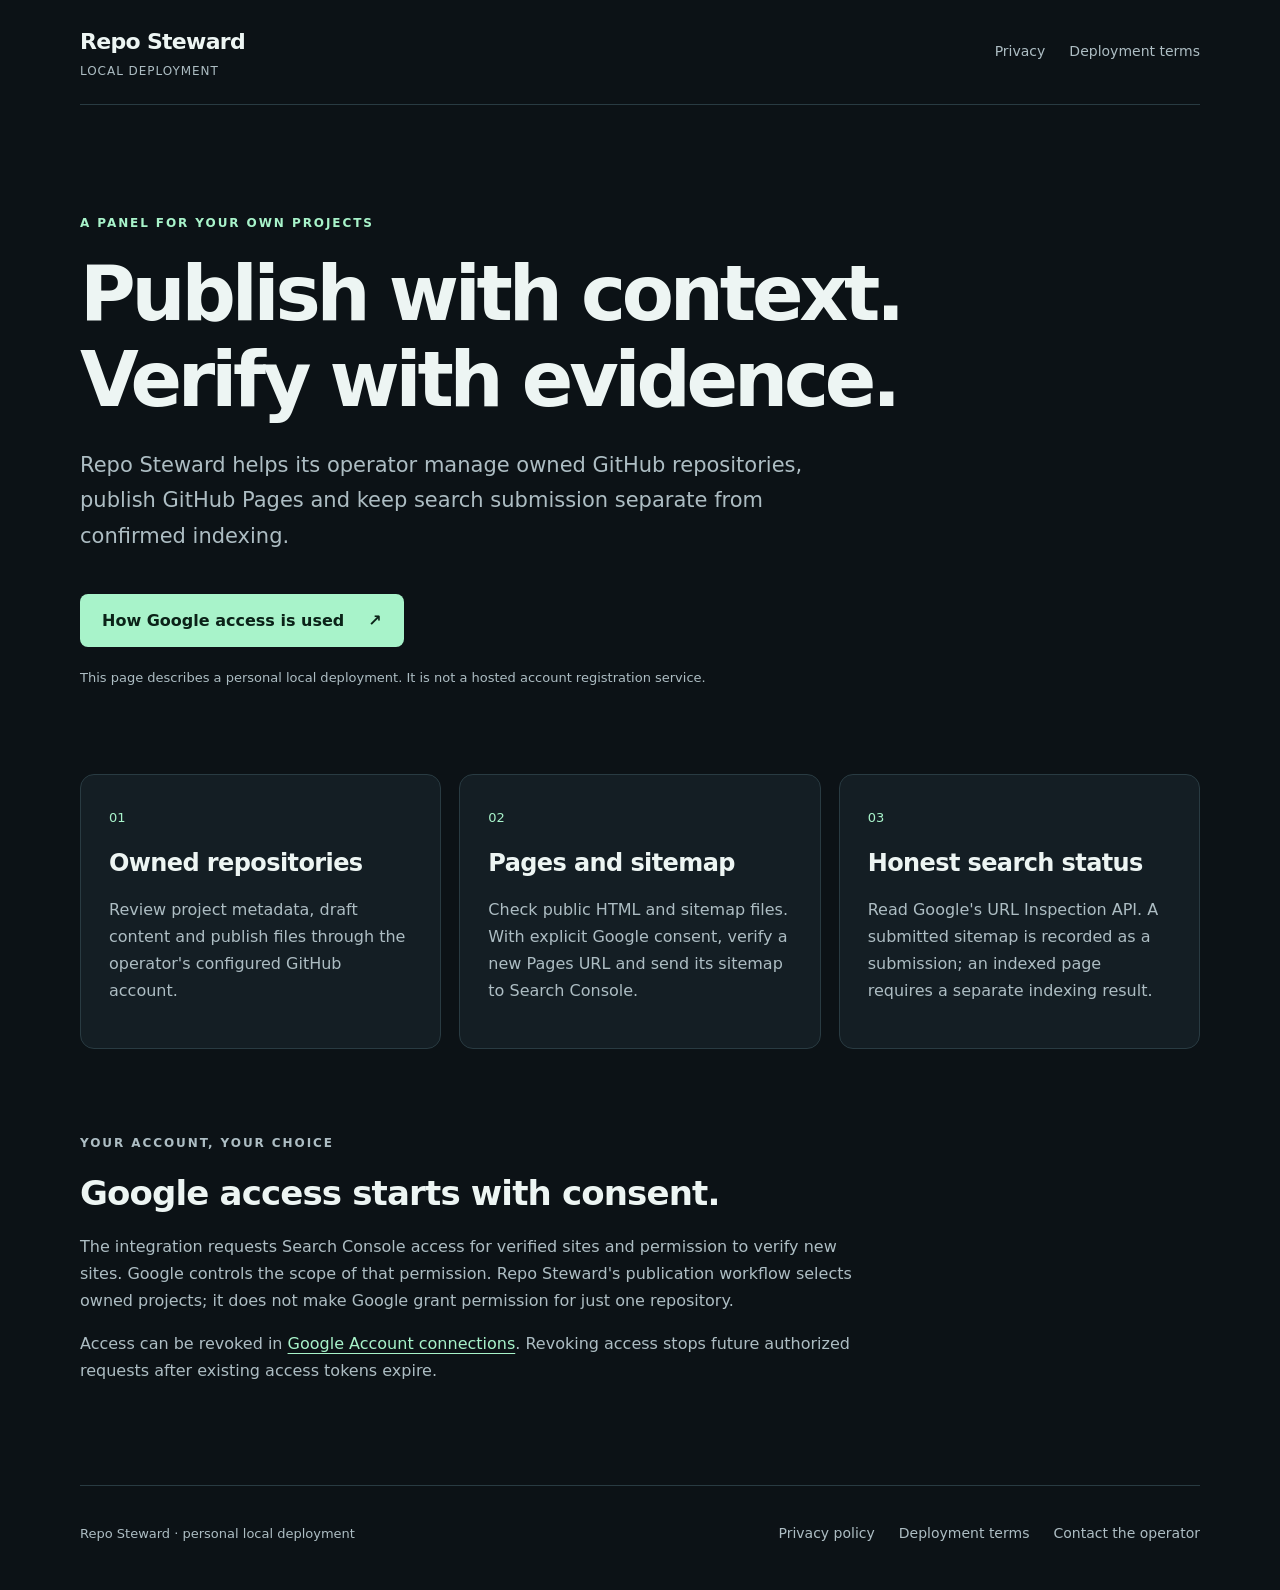
<file: index.html>
<!doctype html>
<html lang="en">
<head>
  <meta charset="utf-8">
  <meta name="viewport" content="width=device-width, initial-scale=1">
  <meta name="description" content="Repo Steward is a locally operated panel for owned GitHub projects, Pages publication and Search Console sitemap delivery.">
  <title>Repo Steward — owned projects, clear status</title>
  <link rel="canonical" href="https://mapchronomancer.github.io/">
  <link rel="stylesheet" href="site.css">
</head>
<body>
  <header class="wrap"><a class="brand" href="./">Repo Steward<span>Local deployment</span></a><nav aria-label="Main"><a href="privacy.html">Privacy</a><a href="terms.html">Deployment terms</a></nav></header>
  <main class="wrap">
    <section class="hero">
      <p class="eyebrow">A panel for your own projects</p>
      <h1>Publish with context.<br>Verify with evidence.</h1>
      <p class="lead">Repo Steward helps its operator manage owned GitHub repositories, publish GitHub Pages and keep search submission separate from confirmed indexing.</p>
      <a class="button" href="privacy.html">How Google access is used <span aria-hidden="true">↗</span></a>
      <p class="small">This page describes a personal local deployment. It is not a hosted account registration service.</p>
    </section>
    <section class="features" aria-label="Features">
      <article><span class="number">01</span><h2>Owned repositories</h2><p>Review project metadata, draft content and publish files through the operator's configured GitHub account.</p></article>
      <article><span class="number">02</span><h2>Pages and sitemap</h2><p>Check public HTML and sitemap files. With explicit Google consent, verify a new Pages URL and send its sitemap to Search Console.</p></article>
      <article><span class="number">03</span><h2>Honest search status</h2><p>Read Google's URL Inspection API. A submitted sitemap is recorded as a submission; an indexed page requires a separate indexing result.</p></article>
    </section>
    <section class="details"><p class="eyebrow">Your account, your choice</p><h2>Google access starts with consent.</h2><p>The integration requests Search Console access for verified sites and permission to verify new sites. Google controls the scope of that permission. Repo Steward's publication workflow selects owned projects; it does not make Google grant permission for just one repository.</p><p>Access can be revoked in <a href="https://myaccount.google.com/connections">Google Account connections</a>. Revoking access stops future authorized requests after existing access tokens expire.</p></section>
  </main>
  <footer class="wrap"><p>Repo Steward · personal local deployment</p><div><a href="privacy.html">Privacy policy</a><a href="terms.html">Deployment terms</a><a href="https://github.com/MapChronomancer/mapchronomancer.github.io/issues">Contact the operator</a></div></footer>
</body>
</html>
</file>
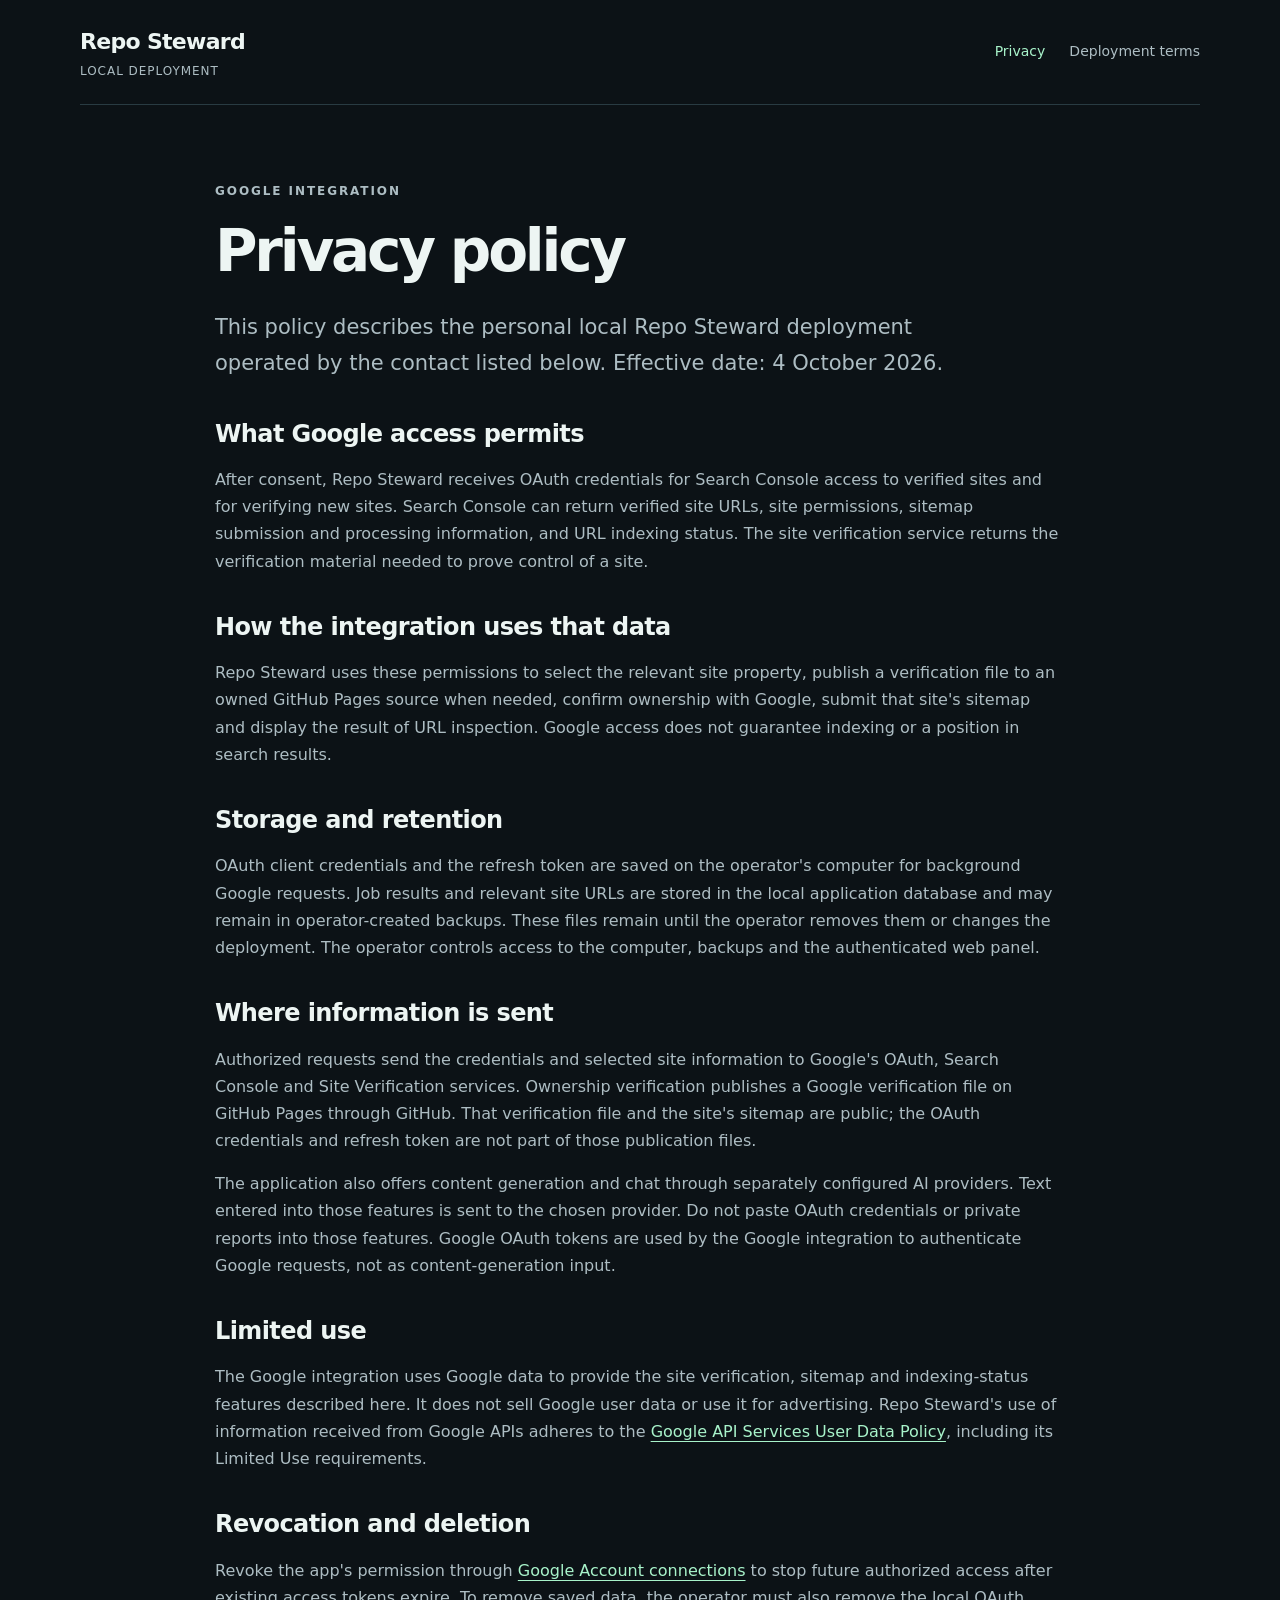
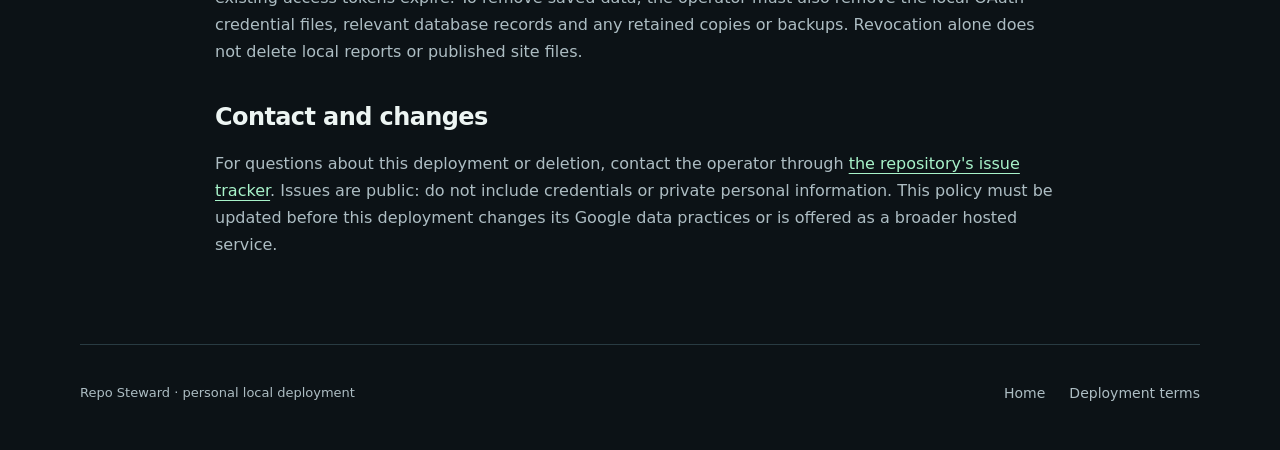
<file: privacy.html>
<!doctype html>
<html lang="en">
<head><meta charset="utf-8"><meta name="viewport" content="width=device-width, initial-scale=1"><meta name="description" content="Google data access and storage for the personal local Repo Steward deployment."><title>Privacy — Repo Steward</title><link rel="canonical" href="https://mapchronomancer.github.io/privacy.html"><link rel="stylesheet" href="site.css"></head>
<body>
  <header class="wrap"><a class="brand" href="./">Repo Steward<span>Local deployment</span></a><nav aria-label="Main"><a aria-current="page" href="privacy.html">Privacy</a><a href="terms.html">Deployment terms</a></nav></header>
  <main class="wrap prose">
    <p class="eyebrow">Google integration</p><h1>Privacy policy</h1><p class="lead">This policy describes the personal local Repo Steward deployment operated by the contact listed below. Effective date: 4 October 2026.</p>
    <h2>What Google access permits</h2><p>After consent, Repo Steward receives OAuth credentials for Search Console access to verified sites and for verifying new sites. Search Console can return verified site URLs, site permissions, sitemap submission and processing information, and URL indexing status. The site verification service returns the verification material needed to prove control of a site.</p>
    <h2>How the integration uses that data</h2><p>Repo Steward uses these permissions to select the relevant site property, publish a verification file to an owned GitHub Pages source when needed, confirm ownership with Google, submit that site's sitemap and display the result of URL inspection. Google access does not guarantee indexing or a position in search results.</p>
    <h2>Storage and retention</h2><p>OAuth client credentials and the refresh token are saved on the operator's computer for background Google requests. Job results and relevant site URLs are stored in the local application database and may remain in operator-created backups. These files remain until the operator removes them or changes the deployment. The operator controls access to the computer, backups and the authenticated web panel.</p>
    <h2>Where information is sent</h2><p>Authorized requests send the credentials and selected site information to Google's OAuth, Search Console and Site Verification services. Ownership verification publishes a Google verification file on GitHub Pages through GitHub. That verification file and the site's sitemap are public; the OAuth credentials and refresh token are not part of those publication files.</p><p>The application also offers content generation and chat through separately configured AI providers. Text entered into those features is sent to the chosen provider. Do not paste OAuth credentials or private reports into those features. Google OAuth tokens are used by the Google integration to authenticate Google requests, not as content-generation input.</p>
    <h2>Limited use</h2><p>The Google integration uses Google data to provide the site verification, sitemap and indexing-status features described here. It does not sell Google user data or use it for advertising. Repo Steward's use of information received from Google APIs adheres to the <a href="https://developers.google.com/terms/api-services-user-data-policy">Google API Services User Data Policy</a>, including its Limited Use requirements.</p>
    <h2>Revocation and deletion</h2><p>Revoke the app's permission through <a href="https://myaccount.google.com/connections">Google Account connections</a> to stop future authorized access after existing access tokens expire. To remove saved data, the operator must also remove the local OAuth credential files, relevant database records and any retained copies or backups. Revocation alone does not delete local reports or published site files.</p>
    <h2>Contact and changes</h2><p>For questions about this deployment or deletion, contact the operator through <a href="https://github.com/MapChronomancer/mapchronomancer.github.io/issues">the repository's issue tracker</a>. Issues are public: do not include credentials or private personal information. This policy must be updated before this deployment changes its Google data practices or is offered as a broader hosted service.</p>
  </main>
  <footer class="wrap"><p>Repo Steward · personal local deployment</p><div><a href="./">Home</a><a href="terms.html">Deployment terms</a></div></footer>
</body>
</html>
</file>
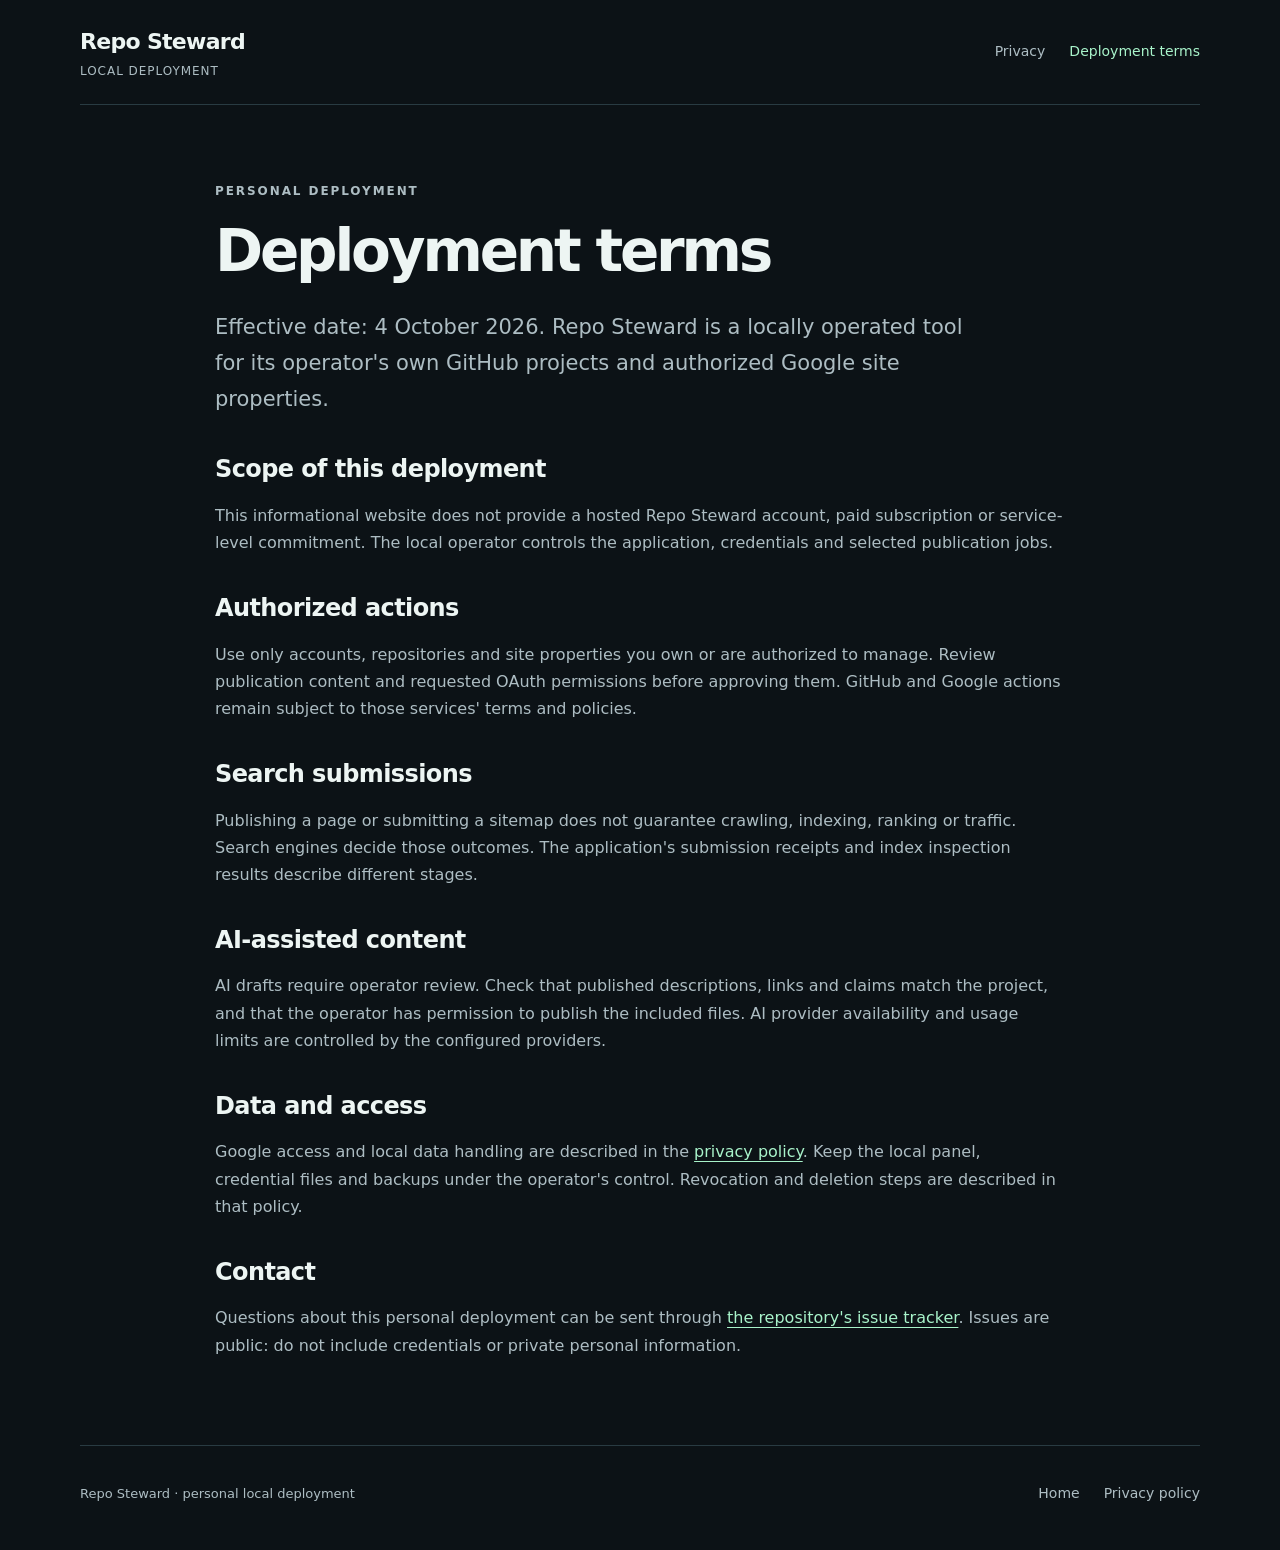
<file: terms.html>
<!doctype html>
<html lang="en">
<head><meta charset="utf-8"><meta name="viewport" content="width=device-width, initial-scale=1"><meta name="description" content="Scope and terms for the personal local Repo Steward deployment."><title>Deployment terms — Repo Steward</title><link rel="canonical" href="https://mapchronomancer.github.io/terms.html"><link rel="stylesheet" href="site.css"></head>
<body>
  <header class="wrap"><a class="brand" href="./">Repo Steward<span>Local deployment</span></a><nav aria-label="Main"><a href="privacy.html">Privacy</a><a aria-current="page" href="terms.html">Deployment terms</a></nav></header>
  <main class="wrap prose">
    <p class="eyebrow">Personal deployment</p><h1>Deployment terms</h1><p class="lead">Effective date: 4 October 2026. Repo Steward is a locally operated tool for its operator's own GitHub projects and authorized Google site properties.</p>
    <h2>Scope of this deployment</h2><p>This informational website does not provide a hosted Repo Steward account, paid subscription or service-level commitment. The local operator controls the application, credentials and selected publication jobs.</p>
    <h2>Authorized actions</h2><p>Use only accounts, repositories and site properties you own or are authorized to manage. Review publication content and requested OAuth permissions before approving them. GitHub and Google actions remain subject to those services' terms and policies.</p>
    <h2>Search submissions</h2><p>Publishing a page or submitting a sitemap does not guarantee crawling, indexing, ranking or traffic. Search engines decide those outcomes. The application's submission receipts and index inspection results describe different stages.</p>
    <h2>AI-assisted content</h2><p>AI drafts require operator review. Check that published descriptions, links and claims match the project, and that the operator has permission to publish the included files. AI provider availability and usage limits are controlled by the configured providers.</p>
    <h2>Data and access</h2><p>Google access and local data handling are described in the <a href="privacy.html">privacy policy</a>. Keep the local panel, credential files and backups under the operator's control. Revocation and deletion steps are described in that policy.</p>
    <h2>Contact</h2><p>Questions about this personal deployment can be sent through <a href="https://github.com/MapChronomancer/mapchronomancer.github.io/issues">the repository's issue tracker</a>. Issues are public: do not include credentials or private personal information.</p>
  </main>
  <footer class="wrap"><p>Repo Steward · personal local deployment</p><div><a href="./">Home</a><a href="privacy.html">Privacy policy</a></div></footer>
</body>
</html>
</file>
<file: site.css>
:root{color-scheme:dark;--bg:#0c1216;--surface:#141e24;--text:#edf5f3;--muted:#adbdc3;--line:#293b42;--accent:#a8f3ca}
*{box-sizing:border-box}body{margin:0;background:var(--bg);color:var(--text);font:16px/1.7 system-ui,-apple-system,BlinkMacSystemFont,"Segoe UI",sans-serif}a{color:inherit;text-underline-offset:4px}a:focus-visible{outline:3px solid var(--accent);outline-offset:6px;border-radius:3px}.wrap{width:min(1120px,calc(100% - 48px));margin:auto}header{min-height:105px;display:flex;align-items:center;justify-content:space-between;gap:28px;border-bottom:1px solid var(--line)}.brand{font-size:22px;font-weight:760;letter-spacing:-.7px;text-decoration:none}.brand span{display:block;color:var(--muted);font-size:12px;font-weight:450;letter-spacing:.08em;text-transform:uppercase}nav,footer div{display:flex;gap:24px;flex-wrap:wrap}nav a,footer a{color:var(--muted);font-size:14px;text-decoration:none}nav a:hover,footer a:hover,nav a[aria-current]{color:var(--accent)}.hero{padding:96px 0 72px;max-width:870px}.eyebrow{font-size:12px;letter-spacing:.16em;text-transform:uppercase;color:var(--accent);font-weight:650}h1{font-size:clamp(38px,6.5vw,76px);line-height:1.12;letter-spacing:-.055em;font-weight:700;margin:18px 0 26px}h2{font-size:24px;line-height:1.35;letter-spacing:-.025em;margin:17px 0 12px}.lead{font-size:21px;color:var(--muted);max-width:760px}.button{display:inline-flex;align-items:center;gap:24px;margin-top:18px;padding:13px 22px;background:var(--accent);color:#0b2218;border-radius:8px;font-weight:650;text-decoration:none;transition:transform .16s ease,background .16s ease}.button:hover{transform:translateY(-2px);background:#c0ffdd}.small{font-size:13px;color:var(--muted);margin-top:20px}.features{display:grid;grid-template-columns:repeat(3,1fr);gap:18px}.features article{background:var(--surface);border:1px solid var(--line);border-radius:14px;padding:28px}.number{color:var(--accent);font-size:13px}.features p,.details p,.prose p{color:var(--muted)}.details{padding:72px 0 84px;max-width:800px}.details h2{font-size:34px}.prose{max-width:850px;padding-top:64px;padding-bottom:70px}.prose h1{font-size:clamp(38px,5vw,58px)}.prose h2{margin-top:36px}.prose a,.details a{color:var(--accent)}footer{border-top:1px solid var(--line);padding:24px 0 32px;display:flex;justify-content:space-between;align-items:center;gap:20px;color:var(--muted);font-size:13px}
@media(max-width:760px){.wrap{width:calc(100% - 32px)}header{align-items:flex-start;padding:22px 0;min-height:auto}.brand{font-size:20px}nav{gap:12px;max-width:145px;justify-content:flex-end}.hero{padding:58px 0 42px}.lead{font-size:18px}.features{grid-template-columns:1fr}.details{padding:45px 0 50px}footer{display:block}footer div{gap:16px}.prose{padding-top:42px}}
@media(prefers-reduced-motion:reduce){.button{transition:none}.button:hover{transform:none}}
</file>
